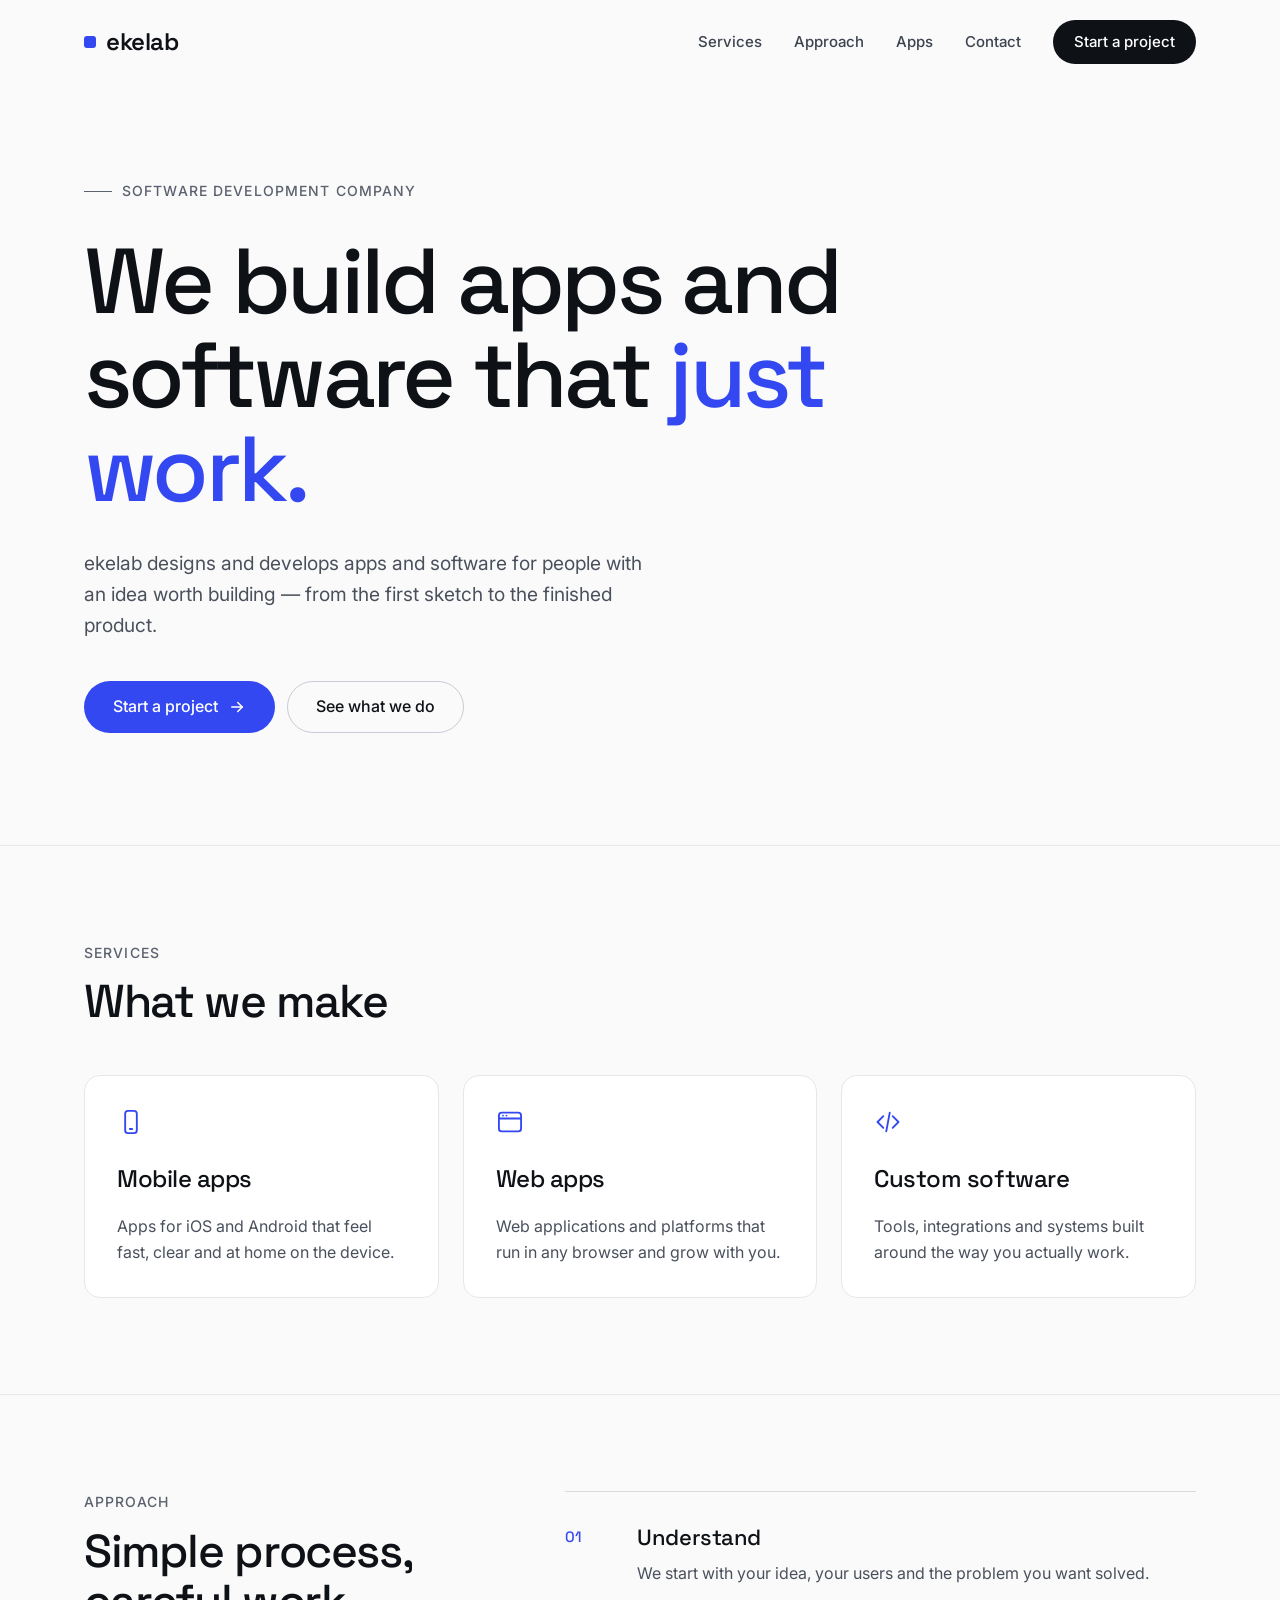
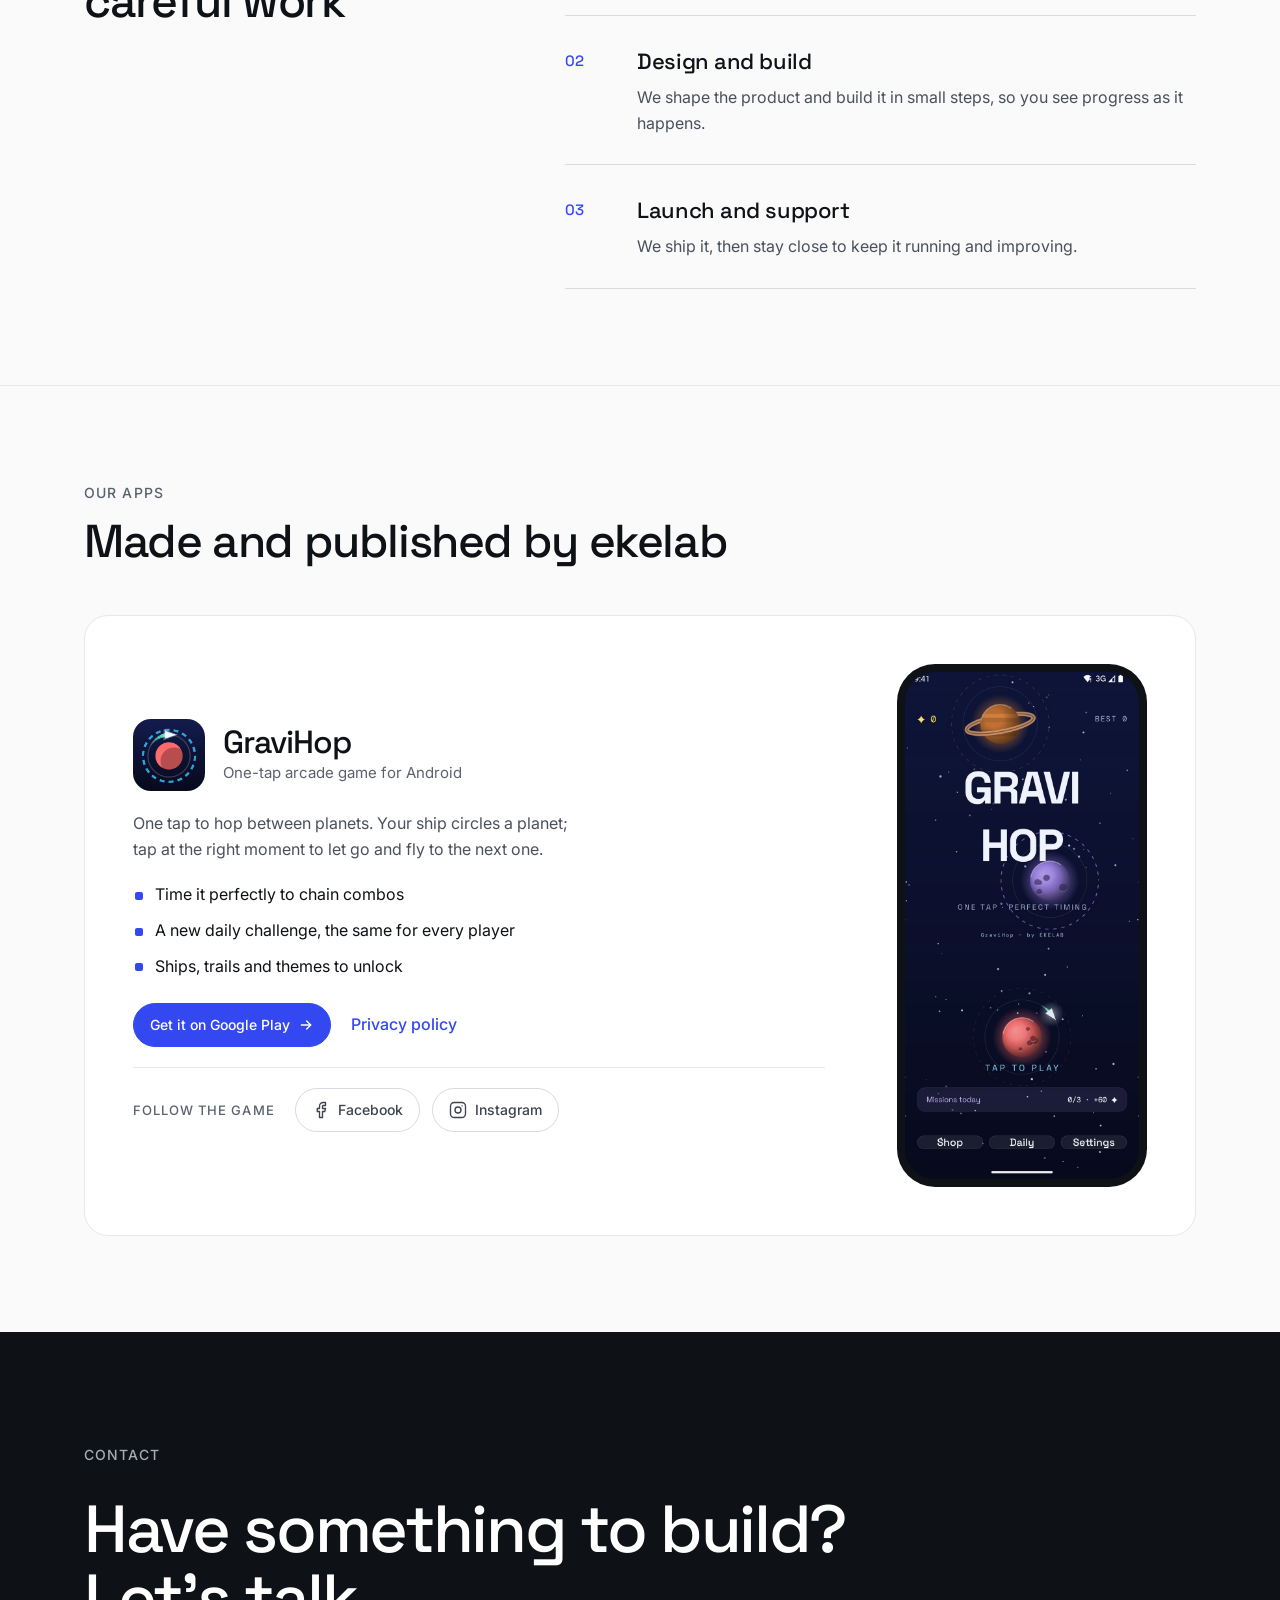
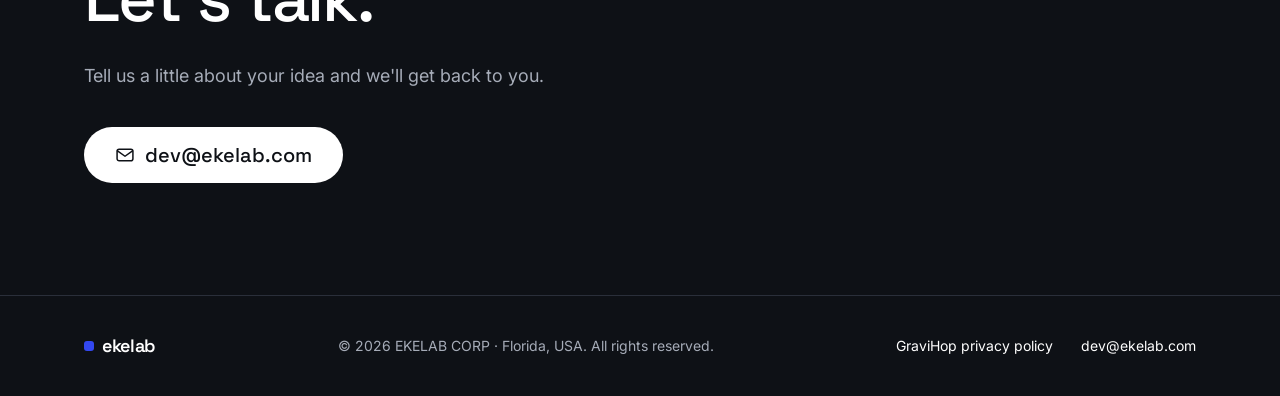
<file: index.html>
<!doctype html>
<html lang="en">
<head>
<meta charset="utf-8">
<meta name="viewport" content="width=device-width, initial-scale=1">
<title>ekelab — Apps and software development</title>
<meta name="description" content="ekelab (EKELAB CORP, Florida, USA) designs and develops mobile apps, web apps and custom software, and publishes its own apps, including the game GraviHop.">
<link rel="canonical" href="https://ekelab.com/">
<meta name="theme-color" content="#FAFAFA">

<meta property="og:type" content="website">
<meta property="og:url" content="https://ekelab.com/">
<meta property="og:site_name" content="ekelab">
<meta property="og:title" content="ekelab — Apps and software development">
<meta property="og:description" content="We build apps and software that just work.">

<script type="application/ld+json">
{"@context":"https://schema.org","@type":"Organization","name":"ekelab","legalName":"EKELAB CORP","url":"https://ekelab.com/","email":"dev@ekelab.com","address":{"@type":"PostalAddress","addressRegion":"FL","addressCountry":"US"}}
</script>

<link rel="icon" href="data:image/svg+xml,%3Csvg xmlns='http://www.w3.org/2000/svg' viewBox='0 0 32 32'%3E%3Crect width='32' height='32' rx='8' fill='%233348F0'/%3E%3C/svg%3E">

<link rel="preconnect" href="https://fonts.googleapis.com">
<link rel="preconnect" href="https://fonts.gstatic.com" crossorigin>
<link rel="stylesheet" href="https://fonts.googleapis.com/css2?family=Inter:wght@400;500;600&family=Space+Grotesk:wght@400;500;600&display=swap">

<style>
:root {
  --accent: #3348F0;
  --ground: #FAFAFA;
  --ink: #0E1116;
  --text: #4A505C;
  --muted: #5B616E;
  --nav: #3D434F;
  --line: #E6E7EA;
  --line-strong: #D9DBE0;
  --card: #FFFFFF;
  --dark-muted: #A6ACB8;
  --dark-line: #2A2F3A;
  --display: 'Space Grotesk', system-ui, sans-serif;
  --body: 'Inter', system-ui, -apple-system, 'Segoe UI', sans-serif;
}

*, *::before, *::after { box-sizing: border-box; }
html { scroll-behavior: smooth; -webkit-text-size-adjust: 100%; }
body {
  margin: 0;
  background: var(--ground);
  color: var(--ink);
  font-family: var(--body);
  font-size: 16px;
  line-height: 1.6;
  -webkit-font-smoothing: antialiased;
}
h1, h2, h3, p, ol { margin: 0; }
ol { padding: 0; list-style: none; }
a { color: inherit; text-decoration: none; }
a:focus-visible { outline: 2px solid var(--accent); outline-offset: 3px; border-radius: 6px; }
section[id] { scroll-margin-top: 16px; }

.wrap { max-width: 1160px; margin: 0 auto; padding-left: 24px; padding-right: 24px; }
.eyebrow {
  font-size: 14px; font-weight: 500; letter-spacing: 0.08em;
  text-transform: uppercase; color: var(--muted);
}
.display { font-family: var(--display); font-weight: 500; }

/* Header */
.site-header {
  display: flex; flex-wrap: wrap; align-items: center;
  justify-content: space-between; gap: 12px 32px;
  padding-top: 20px; padding-bottom: 20px;
}
.brand {
  display: inline-flex; align-items: center; gap: 10px; min-height: 44px;
  font-family: var(--display); font-size: 24px; font-weight: 600; letter-spacing: -0.02em;
}
.brand-mark { width: 12px; height: 12px; border-radius: 3px; background: var(--accent); }
.site-nav {
  display: flex; flex-wrap: wrap; align-items: center; gap: 4px 32px;
  font-size: 15px; font-weight: 500;
}
.site-nav a { display: inline-flex; align-items: center; min-height: 44px; color: var(--nav); transition: color .15s; }
.site-nav a:hover { color: var(--ink); }

/* Buttons */
.btn {
  display: inline-flex; align-items: center; gap: 10px;
  min-height: 52px; padding: 0 28px; border-radius: 999px;
  font-weight: 500; border: 1px solid transparent;
  transition: transform .15s, opacity .15s, border-color .15s, background-color .15s;
}
.btn:hover { transform: translateY(-1px); }
.btn-accent { background: var(--accent); color: #FFFFFF; }
.btn-accent:hover { opacity: .9; }
.btn-outline { border-color: #C9CCD3; }
.btn-outline:hover { border-color: var(--ink); }
.site-nav .btn-dark, .btn-dark { background: var(--ink); color: #FFFFFF; min-height: 44px; padding: 0 20px; }
.site-nav .btn-dark:hover { color: #FFFFFF; opacity: .85; }
.btn-light {
  background: #FFFFFF; color: var(--ink); min-height: 56px; padding: 0 30px;
  font-family: var(--display); font-size: 20px;
}
.btn-light:hover { opacity: .9; }

/* Hero */
.hero { display: flex; flex-direction: column; gap: 32px; padding-top: 96px; padding-bottom: 112px; }
.hero .eyebrow { display: flex; align-items: center; gap: 10px; }
.hero .eyebrow::before { content: ""; width: 28px; height: 1px; background: var(--muted); }
.hero h1 {
  max-width: 980px; font-size: clamp(42px, 7.2vw, 104px);
  line-height: 1.02; letter-spacing: -0.04em;
}
.hero h1 span { color: var(--accent); }
.lead { max-width: 580px; font-size: clamp(17px, 1.5vw, 20px); color: var(--text); }
.actions { display: flex; flex-wrap: wrap; gap: 12px; padding-top: 8px; }

/* Sections */
.band { border-top: 1px solid var(--line); }
.section { padding-top: 96px; padding-bottom: 96px; }
.section-head { display: flex; flex-direction: column; gap: 12px; }
.section-head h2 {
  font-size: clamp(30px, 3.6vw, 48px); line-height: 1.1; letter-spacing: -0.03em;
}

/* Services */
.services { display: flex; flex-direction: column; gap: 48px; }
.cards { display: grid; grid-template-columns: repeat(auto-fit, minmax(260px, 1fr)); gap: 24px; }
.card {
  background: var(--card); border: 1px solid var(--line); border-radius: 16px;
  padding: 32px; display: flex; flex-direction: column; gap: 16px;
}
.card svg { color: var(--accent); }
.card h3 { padding-top: 8px; font-size: 24px; letter-spacing: -0.02em; }
.card p { color: var(--text); }

/* Approach */
.approach { display: flex; flex-wrap: wrap; gap: 48px 96px; }
.approach .section-head { flex: 1 1 280px; }
.steps { flex: 2 1 420px; display: flex; flex-direction: column; }
.steps li { display: flex; gap: 32px; padding: 28px 0; border-top: 1px solid var(--line-strong); }
.steps li:last-child { border-bottom: 1px solid var(--line-strong); }
.step-num { flex: 0 0 40px; font-family: var(--display); font-size: 15px; font-weight: 500; color: var(--accent); padding-top: 5px; }
.steps h3 { font-size: 22px; letter-spacing: -0.02em; margin-bottom: 6px; }
.steps p { color: var(--text); }

/* Apps */
.apps { display: flex; flex-direction: column; gap: 48px; }
.app {
  display: flex; flex-wrap: wrap; align-items: center; gap: 48px 72px;
  background: var(--card); border: 1px solid var(--line); border-radius: 24px; padding: 48px;
}
.app-info { flex: 1 1 340px; display: flex; flex-direction: column; gap: 20px; }
.app-head { display: flex; align-items: center; gap: 18px; }
.app-head img { width: 72px; height: 72px; border-radius: 18px; }
.app-head h3 { font-size: 32px; letter-spacing: -0.03em; line-height: 1.1; }
.app-head span { color: var(--muted); font-size: 15px; }
.app-info p { color: var(--text); max-width: 460px; }
.app-list { display: flex; flex-direction: column; gap: 10px; margin: 0; padding: 0; list-style: none; }
.app-list li { position: relative; padding-left: 22px; }
.app-list li::before { content: ""; position: absolute; left: 2px; top: 0.6em; width: 8px; height: 8px; border-radius: 2px; background: var(--accent); }
.app-meta { display: flex; flex-wrap: wrap; align-items: center; gap: 8px 20px; padding-top: 4px; }
.pill {
  display: inline-flex; align-items: center; min-height: 36px; padding: 0 16px; border-radius: 999px;
  border: 1px solid var(--line-strong); font-size: 14px; font-weight: 500; color: var(--nav);
}
.text-link { display: inline-flex; align-items: center; min-height: 44px; color: var(--accent); font-weight: 500; }
.text-link:hover { text-decoration: underline; }
a.pill { gap: 8px; min-height: 44px; transition: border-color .15s, color .15s; }
a.pill:hover { border-color: var(--ink); color: var(--ink); }
a.pill-accent { background: var(--accent); border-color: var(--accent); color: #FFFFFF; }
a.pill-accent:hover { border-color: var(--accent); color: #FFFFFF; opacity: .9; }
.app-social { display: flex; flex-wrap: wrap; align-items: center; gap: 8px 12px; padding-top: 20px; border-top: 1px solid var(--line); }
.app-social .eyebrow { font-size: 13px; margin-right: 8px; }
.app-shot { flex: 0 1 250px; margin: 0 auto; padding: 8px; background: var(--ink); border-radius: 38px; }
.app-shot img { display: block; width: 100%; height: auto; border-radius: 30px; }

/* Contact */
.contact { background: var(--ink); color: #FFFFFF; }
.contact .wrap { display: flex; flex-direction: column; gap: 28px; padding-top: 112px; padding-bottom: 112px; }
.contact .eyebrow { color: var(--dark-muted); }
.contact h2 { max-width: 820px; font-size: clamp(34px, 5.2vw, 72px); line-height: 1.05; letter-spacing: -0.035em; }
.contact p.lead { max-width: 520px; color: var(--dark-muted); font-size: 18px; }
.contact .actions a { max-width: 100%; }

/* Footer */
.site-footer { background: var(--ink); color: var(--dark-muted); border-top: 1px solid var(--dark-line); font-size: 14px; }
.site-footer .wrap {
  display: flex; flex-wrap: wrap; align-items: center; justify-content: space-between;
  gap: 8px 32px; padding-top: 28px; padding-bottom: 28px;
}
.site-footer .brand { font-size: 18px; color: #FFFFFF; gap: 8px; }
.site-footer .brand-mark { width: 10px; height: 10px; }
.site-footer a { display: inline-flex; align-items: center; min-height: 44px; color: #FFFFFF; }
.site-footer a:hover { text-decoration: underline; }
.footer-links { display: flex; flex-wrap: wrap; gap: 0 28px; }

@media (max-width: 640px) {
  .hero { padding-top: 56px; padding-bottom: 72px; }
  .section { padding-top: 64px; padding-bottom: 64px; }
  .contact .wrap { padding-top: 72px; padding-bottom: 72px; }
  .site-nav { gap: 4px 20px; }
  .steps li { gap: 16px; }
  .card { padding: 24px; }
  .app { padding: 24px; border-radius: 20px; }
  .btn-light { font-size: 18px; padding: 0 22px; }
}

@media (prefers-reduced-motion: reduce) {
  html { scroll-behavior: auto; }
  .btn, .site-nav a, a.pill { transition: none; }
  .btn:hover { transform: none; }
}
</style>
</head>
<body>

<header class="wrap site-header">
  <a class="brand" href="#top" aria-label="ekelab home">
    <span class="brand-mark" aria-hidden="true"></span>
    <span>ekelab</span>
  </a>
  <nav class="site-nav" aria-label="Main">
    <a href="#services">Services</a>
    <a href="#approach">Approach</a>
    <a href="#apps">Apps</a>
    <a href="#contact">Contact</a>
    <a class="btn btn-dark" href="mailto:dev@ekelab.com">Start a project</a>
  </nav>
</header>

<main id="top">

  <section class="wrap hero">
    <p class="eyebrow">Software development company</p>
    <h1 class="display">We build apps and software that <span>just work.</span></h1>
    <p class="lead">ekelab designs and develops apps and software for people with an idea worth building — from the first sketch to the finished product.</p>
    <div class="actions">
      <a class="btn btn-accent" href="mailto:dev@ekelab.com">
        <span>Start a project</span>
        <svg aria-hidden="true" width="18" height="18" viewBox="0 0 24 24" fill="none" stroke="currentColor" stroke-width="2" stroke-linecap="round" stroke-linejoin="round"><path d="M5 12h14"/><path d="M13 6l6 6-6 6"/></svg>
      </a>
      <a class="btn btn-outline" href="#services">See what we do</a>
    </div>
  </section>

  <section id="services" class="band">
    <div class="wrap section services">
      <div class="section-head">
        <p class="eyebrow">Services</p>
        <h2 class="display">What we make</h2>
      </div>
      <div class="cards">
        <article class="card">
          <svg aria-hidden="true" width="28" height="28" viewBox="0 0 24 24" fill="none" stroke="currentColor" stroke-width="1.6" stroke-linecap="round" stroke-linejoin="round"><rect x="7" y="2.5" width="10" height="19" rx="2.5"/><path d="M11 18h2"/></svg>
          <h3 class="display">Mobile apps</h3>
          <p>Apps for iOS and Android that feel fast, clear and at home on the device.</p>
        </article>
        <article class="card">
          <svg aria-hidden="true" width="28" height="28" viewBox="0 0 24 24" fill="none" stroke="currentColor" stroke-width="1.6" stroke-linecap="round" stroke-linejoin="round"><rect x="2.5" y="4" width="19" height="16" rx="2.5"/><path d="M2.5 9h19"/><path d="M6 6.5h.01"/><path d="M9 6.5h.01"/></svg>
          <h3 class="display">Web apps</h3>
          <p>Web applications and platforms that run in any browser and grow with you.</p>
        </article>
        <article class="card">
          <svg aria-hidden="true" width="28" height="28" viewBox="0 0 24 24" fill="none" stroke="currentColor" stroke-width="1.6" stroke-linecap="round" stroke-linejoin="round"><path d="M8 7l-5 5 5 5"/><path d="M16 7l5 5-5 5"/><path d="M13.5 4l-3 16"/></svg>
          <h3 class="display">Custom software</h3>
          <p>Tools, integrations and systems built around the way you actually work.</p>
        </article>
      </div>
    </div>
  </section>

  <section id="approach" class="band">
    <div class="wrap section approach">
      <div class="section-head">
        <p class="eyebrow">Approach</p>
        <h2 class="display">Simple process, careful work</h2>
      </div>
      <ol class="steps">
        <li>
          <span class="step-num" aria-hidden="true">01</span>
          <div>
            <h3 class="display">Understand</h3>
            <p>We start with your idea, your users and the problem you want solved.</p>
          </div>
        </li>
        <li>
          <span class="step-num" aria-hidden="true">02</span>
          <div>
            <h3 class="display">Design and build</h3>
            <p>We shape the product and build it in small steps, so you see progress as it happens.</p>
          </div>
        </li>
        <li>
          <span class="step-num" aria-hidden="true">03</span>
          <div>
            <h3 class="display">Launch and support</h3>
            <p>We ship it, then stay close to keep it running and improving.</p>
          </div>
        </li>
      </ol>
    </div>
  </section>

  <section id="apps" class="band">
    <div class="wrap section apps">
      <div class="section-head">
        <p class="eyebrow">Our apps</p>
        <h2 class="display">Made and published by ekelab</h2>
      </div>
      <article class="app">
        <div class="app-info">
          <div class="app-head">
            <img src="/img/gravihop-icon.png" alt="GraviHop app icon" width="72" height="72">
            <div>
              <h3 class="display">GraviHop</h3>
              <span>One-tap arcade game for Android</span>
            </div>
          </div>
          <p>One tap to hop between planets. Your ship circles a planet; tap at the right moment to let go and fly to the next one.</p>
          <ul class="app-list">
            <li>Time it perfectly to chain combos</li>
            <li>A new daily challenge, the same for every player</li>
            <li>Ships, trails and themes to unlock</li>
          </ul>
          <div class="app-meta">
            <a class="pill pill-accent" href="https://play.google.com/store/apps/details?id=com.ekelab.gravihop" target="_blank" rel="noopener">
              <span>Get it on Google Play</span>
              <svg aria-hidden="true" width="16" height="16" viewBox="0 0 24 24" fill="none" stroke="currentColor" stroke-width="2" stroke-linecap="round" stroke-linejoin="round"><path d="M5 12h14"/><path d="M13 6l6 6-6 6"/></svg>
            </a>
            <a class="text-link" href="/gravihop/privacy/">Privacy policy</a>
          </div>
          <div class="app-social">
            <span class="eyebrow">Follow the game</span>
            <a class="pill" href="https://www.facebook.com/gravihop" target="_blank" rel="noopener">
              <svg aria-hidden="true" width="18" height="18" viewBox="0 0 24 24" fill="none" stroke="currentColor" stroke-width="1.8" stroke-linecap="round" stroke-linejoin="round"><path d="M18 2h-3a5 5 0 0 0-5 5v3H7v4h3v8h4v-8h3l1-4h-4V7a1 1 0 0 1 1-1h3z"/></svg>
              <span>Facebook</span>
            </a>
            <a class="pill" href="https://www.instagram.com/gravihop" target="_blank" rel="noopener">
              <svg aria-hidden="true" width="18" height="18" viewBox="0 0 24 24" fill="none" stroke="currentColor" stroke-width="1.8" stroke-linecap="round" stroke-linejoin="round"><rect x="2" y="2" width="20" height="20" rx="5"/><circle cx="12" cy="12" r="4"/><path d="M17.5 6.5h.01"/></svg>
              <span>Instagram</span>
            </a>
          </div>
        </div>
        <div class="app-shot">
          <img src="/img/gravihop-screen.jpg" alt="GraviHop title screen" width="720" height="1560" loading="lazy">
        </div>
      </article>
    </div>
  </section>

  <section id="contact" class="contact">
    <div class="wrap">
      <p class="eyebrow">Contact</p>
      <h2 class="display">Have something to build? Let's talk.</h2>
      <p class="lead">Tell us a little about your idea and we'll get back to you.</p>
      <div class="actions">
        <a class="btn btn-light" href="mailto:dev@ekelab.com">
          <svg aria-hidden="true" width="20" height="20" viewBox="0 0 24 24" fill="none" stroke="currentColor" stroke-width="1.8" stroke-linecap="round" stroke-linejoin="round"><rect x="2.5" y="5" width="19" height="14" rx="2.5"/><path d="M3 7l9 6.5L21 7"/></svg>
          <span>dev@ekelab.com</span>
        </a>
      </div>
    </div>
  </section>

</main>

<footer class="site-footer">
  <div class="wrap">
    <span class="brand">
      <span class="brand-mark" aria-hidden="true"></span>
      <span>ekelab</span>
    </span>
    <span>© 2026 EKELAB CORP · Florida, USA. All rights reserved.</span>
    <span class="footer-links">
      <a href="/gravihop/privacy/">GraviHop privacy policy</a>
      <a href="mailto:dev@ekelab.com">dev@ekelab.com</a>
    </span>
  </div>
</footer>

</body>
</html>
</file>
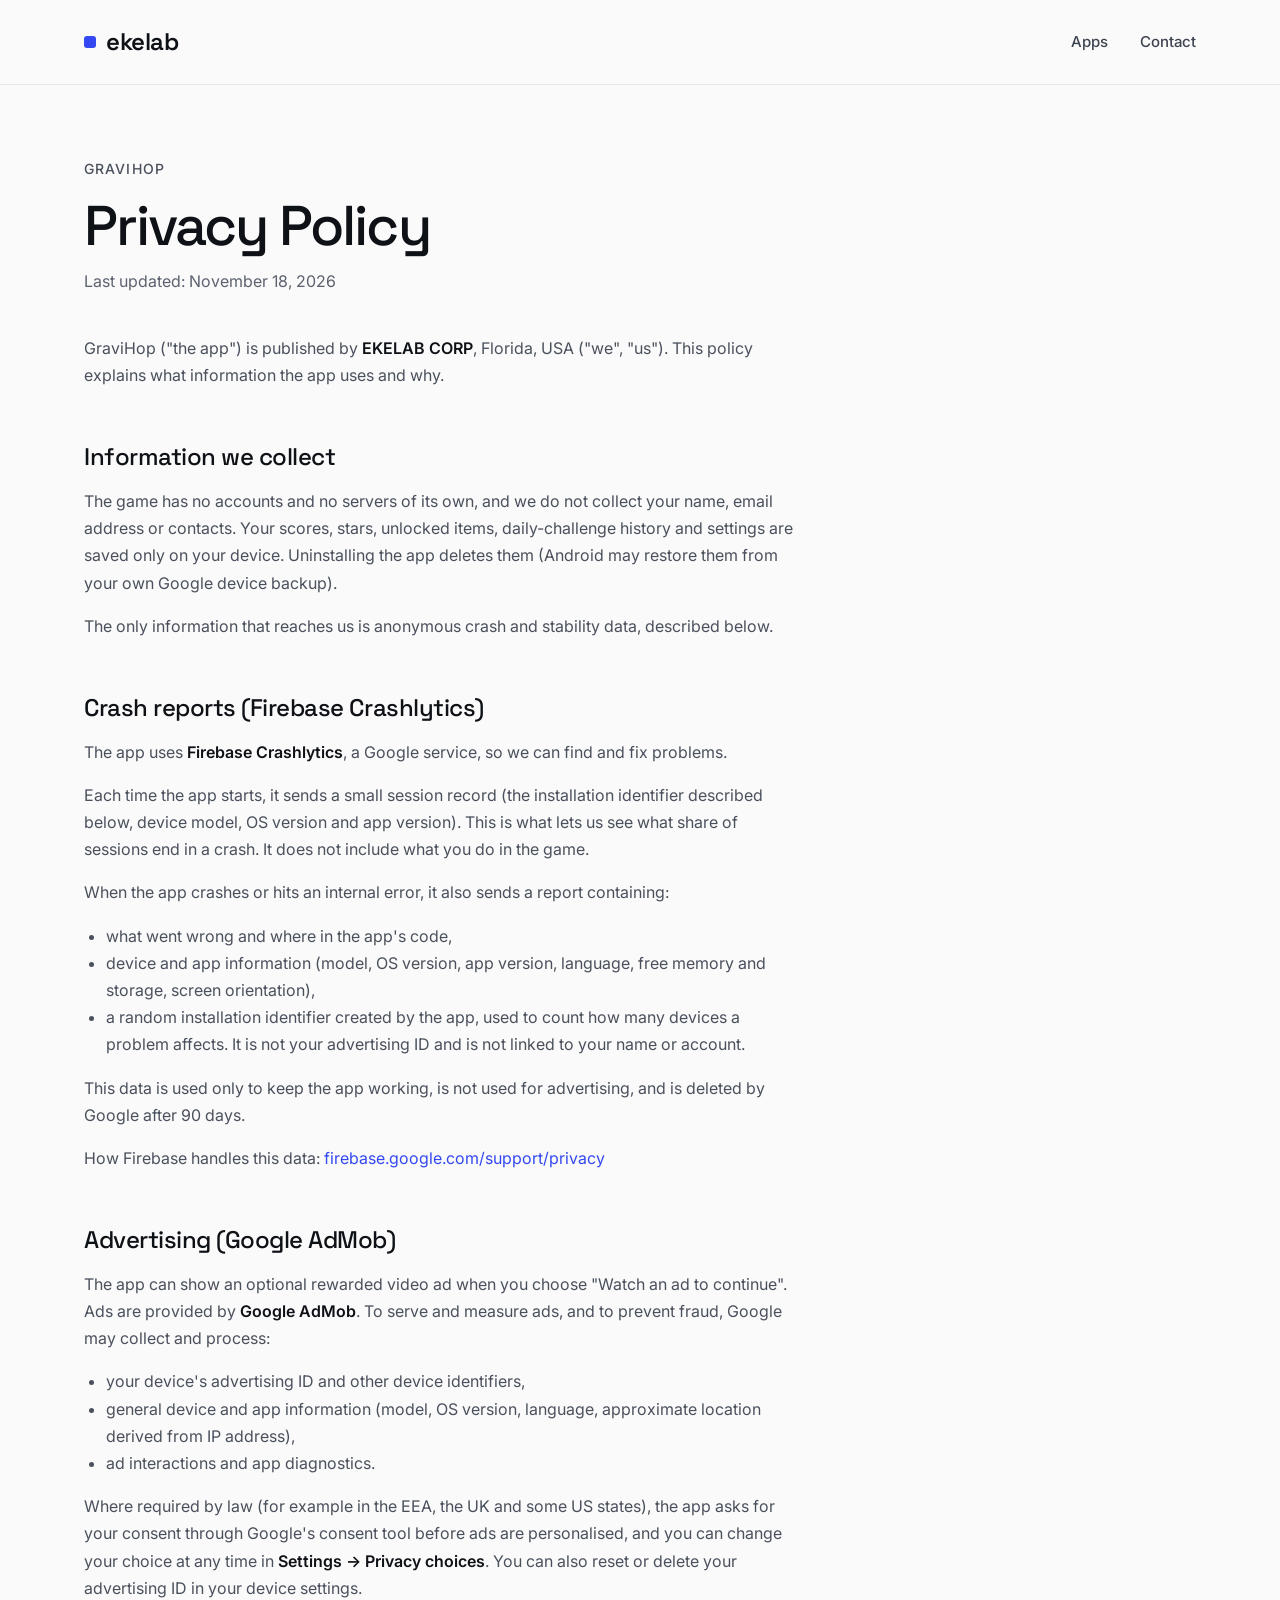
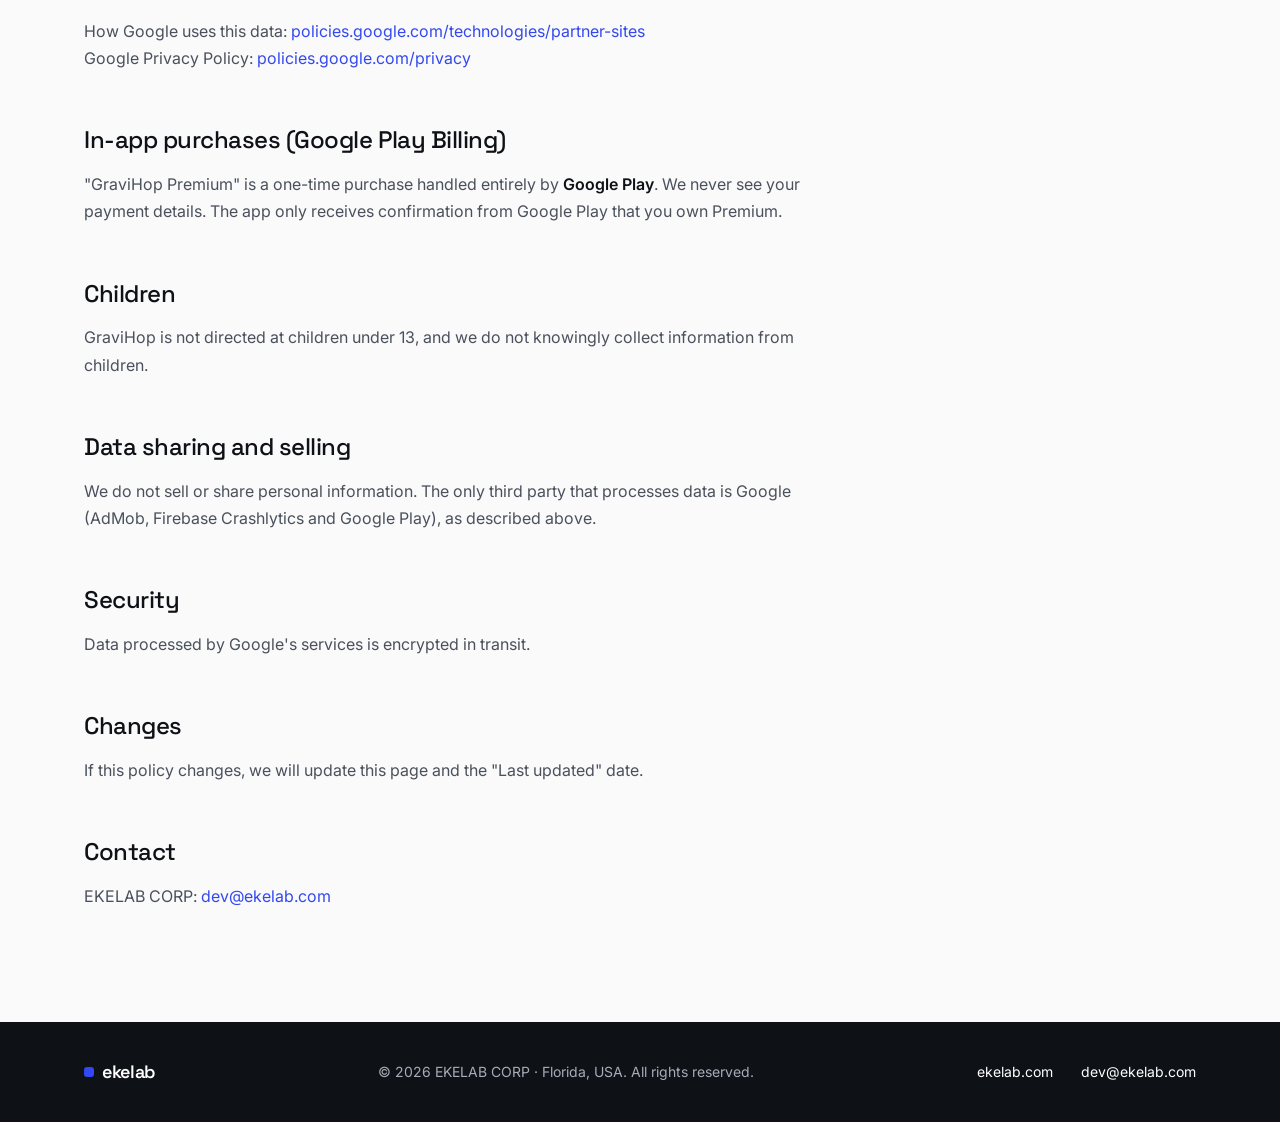
<file: gravihop/privacy/index.html>
<!doctype html>
<html lang="en">
<head>
<meta charset="utf-8">
<meta name="viewport" content="width=device-width, initial-scale=1">
<title>GraviHop Privacy Policy | EKELAB CORP</title>
<meta name="description" content="Privacy policy for the GraviHop game, published by EKELAB CORP.">
<link rel="canonical" href="https://ekelab.com/gravihop/privacy/">
<meta name="theme-color" content="#FAFAFA">
<link rel="icon" href="data:image/svg+xml,%3Csvg xmlns='http://www.w3.org/2000/svg' viewBox='0 0 32 32'%3E%3Crect width='32' height='32' rx='8' fill='%233348F0'/%3E%3C/svg%3E">
<link rel="preconnect" href="https://fonts.googleapis.com">
<link rel="preconnect" href="https://fonts.gstatic.com" crossorigin>
<link rel="stylesheet" href="https://fonts.googleapis.com/css2?family=Inter:wght@400;500;600&family=Space+Grotesk:wght@400;500;600&display=swap">
<link rel="stylesheet" href="/style.css">
</head>
<body>
<header class="wrap site-header">
  <a class="brand" href="/" aria-label="ekelab home">
    <span class="brand-mark" aria-hidden="true"></span>
    <span>ekelab</span>
  </a>
  <nav class="site-nav" aria-label="Main">
    <a href="/#apps">Apps</a>
    <a href="/#contact">Contact</a>
  </nav>
</header>
<main class="page">
<div class="wrap"><div class="inner">
  <p class="eyebrow">GraviHop</p>
  <h1>Privacy Policy</h1>
  <p class="updated">Last updated: November 18, 2026</p>

  <p>GraviHop ("the app") is published by <strong>EKELAB CORP</strong>, Florida, USA ("we", "us").
  This policy explains what information the app uses and why.</p>

  <h2>Information we collect</h2>
  <p>The game has no accounts and no servers of its own, and we do not collect your name, email
  address or contacts. Your scores, stars, unlocked items, daily-challenge history and settings
  are saved only on your device. Uninstalling the app deletes them (Android may restore them from
  your own Google device backup).</p>
  <p>The only information that reaches us is anonymous crash and stability data, described
  below.</p>

  <h2>Crash reports (Firebase Crashlytics)</h2>
  <p>The app uses <strong>Firebase Crashlytics</strong>, a Google service, so we can find and fix
  problems.</p>
  <p>Each time the app starts, it sends a small session record (the installation identifier
  described below, device model, OS version and app version). This is what lets us see what share
  of sessions end in a crash. It does not include what you do in the game.</p>
  <p>When the app crashes or hits an internal error, it also sends a report containing:</p>
  <ul>
    <li>what went wrong and where in the app's code,</li>
    <li>device and app information (model, OS version, app version, language, free memory and
    storage, screen orientation),</li>
    <li>a random installation identifier created by the app, used to count how many devices a
    problem affects. It is not your advertising ID and is not linked to your name or account.</li>
  </ul>
  <p>This data is used only to keep the app working, is not used for advertising, and is deleted
  by Google after 90 days.</p>
  <p>How Firebase handles this data:
  <a href="https://firebase.google.com/support/privacy">firebase.google.com/support/privacy</a></p>

  <h2>Advertising (Google AdMob)</h2>
  <p>The app can show an optional rewarded video ad when you choose "Watch an ad to continue".
  Ads are provided by <strong>Google AdMob</strong>. To serve and measure ads, and to prevent
  fraud, Google may collect and process:</p>
  <ul>
    <li>your device's advertising ID and other device identifiers,</li>
    <li>general device and app information (model, OS version, language, approximate location
    derived from IP address),</li>
    <li>ad interactions and app diagnostics.</li>
  </ul>
  <p>Where required by law (for example in the EEA, the UK and some US states), the app asks for
  your consent through Google's consent tool before ads are personalised, and you can change your
  choice at any time in <strong>Settings → Privacy choices</strong>. You can also reset or delete
  your advertising ID in your device settings.</p>
  <p>How Google uses this data:
  <a href="https://policies.google.com/technologies/partner-sites">policies.google.com/technologies/partner-sites</a><br>
  Google Privacy Policy:
  <a href="https://policies.google.com/privacy">policies.google.com/privacy</a></p>

  <h2>In-app purchases (Google Play Billing)</h2>
  <p>"GraviHop Premium" is a one-time purchase handled entirely by <strong>Google Play</strong>.
  We never see your payment details. The app only receives confirmation from Google Play that
  you own Premium.</p>

  <h2>Children</h2>
  <p>GraviHop is not directed at children under 13, and we do not knowingly collect information
  from children.</p>

  <h2>Data sharing and selling</h2>
  <p>We do not sell or share personal information. The only third party that processes data is
  Google (AdMob, Firebase Crashlytics and Google Play), as described above.</p>

  <h2>Security</h2>
  <p>Data processed by Google's services is encrypted in transit.</p>

  <h2>Changes</h2>
  <p>If this policy changes, we will update this page and the "Last updated" date.</p>

  <h2>Contact</h2>
  <p>EKELAB CORP: <a href="mailto:dev@ekelab.com">dev@ekelab.com</a></p>
</div></div>
</main>
<footer class="site-footer">
  <div class="wrap">
    <span class="brand">
      <span class="brand-mark" aria-hidden="true"></span>
      <span>ekelab</span>
    </span>
    <span>© 2026 EKELAB CORP · Florida, USA. All rights reserved.</span>
    <span class="footer-links">
      <a href="/">ekelab.com</a>
      <a href="mailto:dev@ekelab.com">dev@ekelab.com</a>
    </span>
  </div>
</footer>
</body>
</html>
</file>
<file: style.css>
/* Text pages (privacy policy). Same tokens as the home page. */
:root {
  --accent: #3348F0;
  --ground: #FAFAFA;
  --ink: #0E1116;
  --text: #4A505C;
  --muted: #5B616E;
  --nav: #3D434F;
  --line: #E6E7EA;
  --dark-muted: #A6ACB8;
  --display: 'Space Grotesk', system-ui, sans-serif;
  --body: 'Inter', system-ui, -apple-system, 'Segoe UI', sans-serif;
}
*, *::before, *::after { box-sizing: border-box; }
html { -webkit-text-size-adjust: 100%; }
body {
  margin: 0; background: var(--ground); color: var(--ink);
  font-family: var(--body); font-size: 16px; line-height: 1.7;
  -webkit-font-smoothing: antialiased;
}
a { color: var(--accent); text-decoration: none; }
a:hover { text-decoration: underline; }
a:focus-visible { outline: 2px solid var(--accent); outline-offset: 3px; border-radius: 6px; }
.wrap { max-width: 1160px; margin: 0 auto; padding-left: 24px; padding-right: 24px; }

.site-header {
  display: flex; flex-wrap: wrap; align-items: center; justify-content: space-between;
  gap: 12px 32px; padding-top: 20px; padding-bottom: 20px;
}
.brand {
  display: inline-flex; align-items: center; gap: 10px; min-height: 44px; color: var(--ink);
  font-family: var(--display); font-size: 24px; font-weight: 600; letter-spacing: -0.02em;
}
.brand:hover { text-decoration: none; }
.brand-mark { width: 12px; height: 12px; border-radius: 3px; background: var(--accent); }
.site-nav { display: flex; flex-wrap: wrap; align-items: center; gap: 4px 32px; font-size: 15px; font-weight: 500; }
.site-nav a { display: inline-flex; align-items: center; min-height: 44px; color: var(--nav); }
.site-nav a:hover { color: var(--ink); text-decoration: none; }

.page { border-top: 1px solid var(--line); }
.page .inner { max-width: 720px; padding-top: 72px; padding-bottom: 96px; }
.eyebrow { font-size: 14px; font-weight: 500; letter-spacing: 0.08em; text-transform: uppercase; color: var(--muted); margin: 0 0 12px; }
.page h1 {
  font-family: var(--display); font-weight: 500; margin: 0 0 12px;
  font-size: clamp(34px, 5vw, 56px); line-height: 1.05; letter-spacing: -0.035em;
}
.page h2 { font-family: var(--display); font-weight: 500; font-size: 24px; letter-spacing: -0.02em; margin: 48px 0 10px; }
.page p, .page ul { margin: 0 0 16px; color: var(--text); }
.page ul { padding-left: 22px; }
.page .updated { color: var(--muted); margin-bottom: 40px; }
.page strong { color: var(--ink); font-weight: 600; }

.site-footer { background: var(--ink); color: var(--dark-muted); font-size: 14px; }
.site-footer .wrap {
  display: flex; flex-wrap: wrap; align-items: center; justify-content: space-between;
  gap: 8px 32px; padding-top: 28px; padding-bottom: 28px;
}
.site-footer .brand { font-size: 18px; color: #FFFFFF; gap: 8px; }
.site-footer .brand-mark { width: 10px; height: 10px; }
.site-footer a { display: inline-flex; align-items: center; min-height: 44px; color: #FFFFFF; }
.footer-links { display: flex; flex-wrap: wrap; gap: 0 28px; }

@media (max-width: 640px) {
  .page .inner { padding-top: 48px; padding-bottom: 64px; }
  .site-nav { gap: 4px 20px; }
}
</file>
